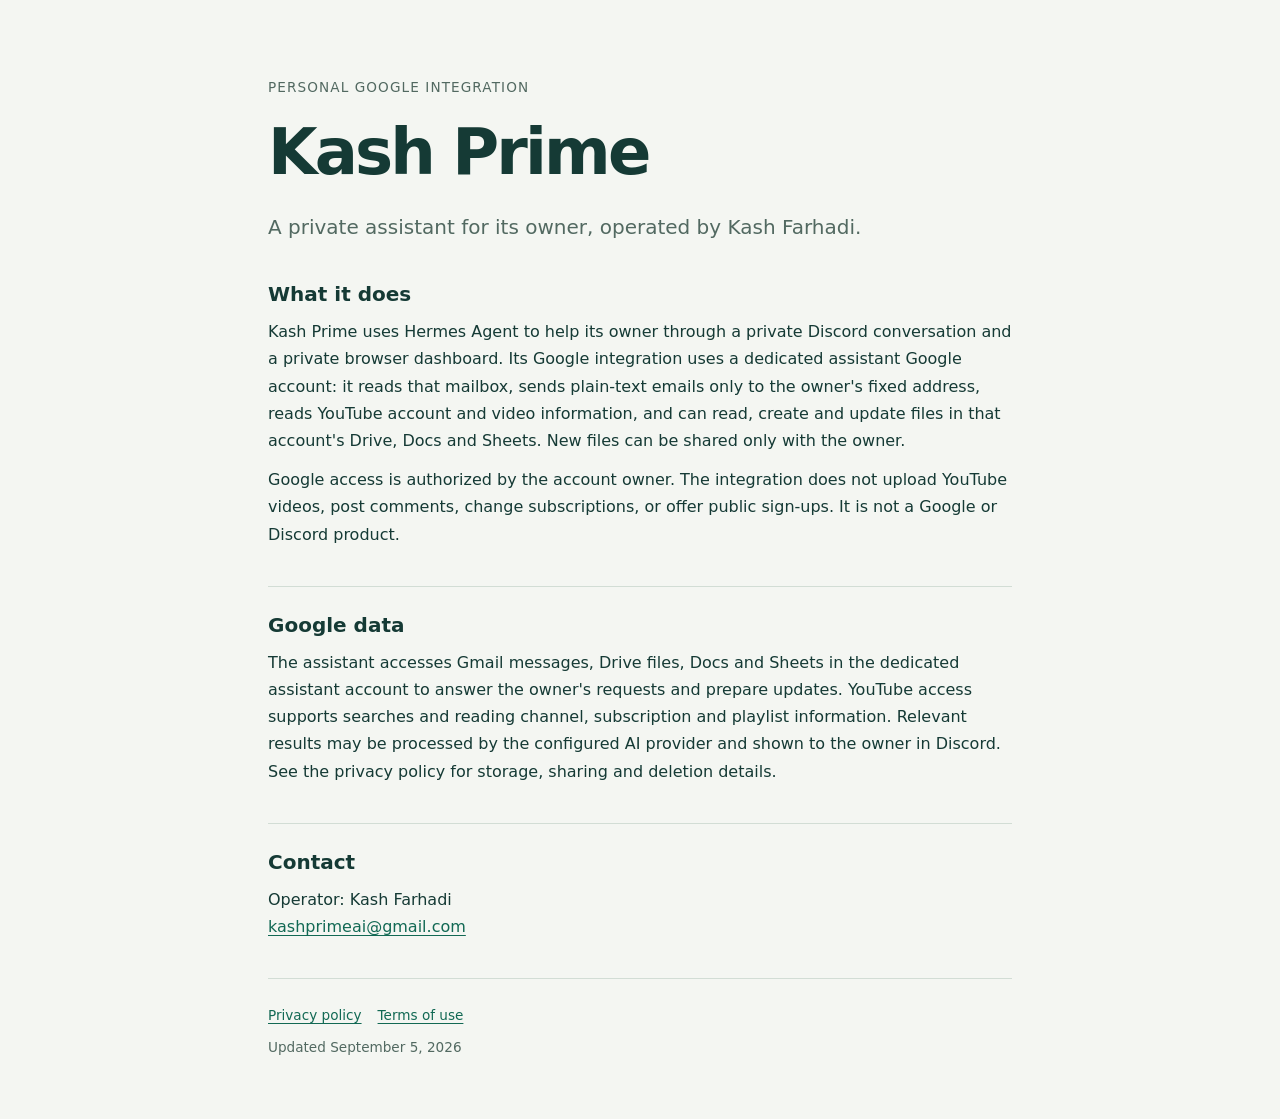
<file: index.html>
<!doctype html>
<html lang="en"><head><meta name="google-site-verification" content="f5UJbDK33wIDkh_-L3ox3m5v2erlwWOUE9wAzXNJI8I" /><meta charset="utf-8"><meta name="viewport" content="width=device-width,initial-scale=1"><link rel="icon" href="data:,">
<title>Kash Prime — Private personal assistant</title><link rel="stylesheet" href="style.css"></head><body><main><p class="eyebrow">Personal Google integration</p><h1>Kash Prime</h1><p class="lead">A private assistant for its owner, operated by Kash Farhadi.</p><section><h2>What it does</h2><p>Kash Prime uses Hermes Agent to help its owner through a private Discord conversation and a private browser dashboard. Its Google integration uses a dedicated assistant Google account: it reads that mailbox, sends plain-text emails only to the owner's fixed address, reads YouTube account and video information, and can read, create and update files in that account's Drive, Docs and Sheets. New files can be shared only with the owner.</p><p>Google access is authorized by the account owner. The integration does not upload YouTube videos, post comments, change subscriptions, or offer public sign-ups. It is not a Google or Discord product.</p></section><section><h2>Google data</h2><p>The assistant accesses Gmail messages, Drive files, Docs and Sheets in the dedicated assistant account to answer the owner's requests and prepare updates. YouTube access supports searches and reading channel, subscription and playlist information. Relevant results may be processed by the configured AI provider and shown to the owner in Discord. See the privacy policy for storage, sharing and deletion details.</p></section><section><h2>Contact</h2><p>Operator: Kash Farhadi<br><a href="mailto:kashprimeai@gmail.com">kashprimeai@gmail.com</a></p></section><footer><a href="privacy.html">Privacy policy</a><a href="terms.html">Terms of use</a><span>Updated September 5, 2026</span></footer></main></body></html>
</file>
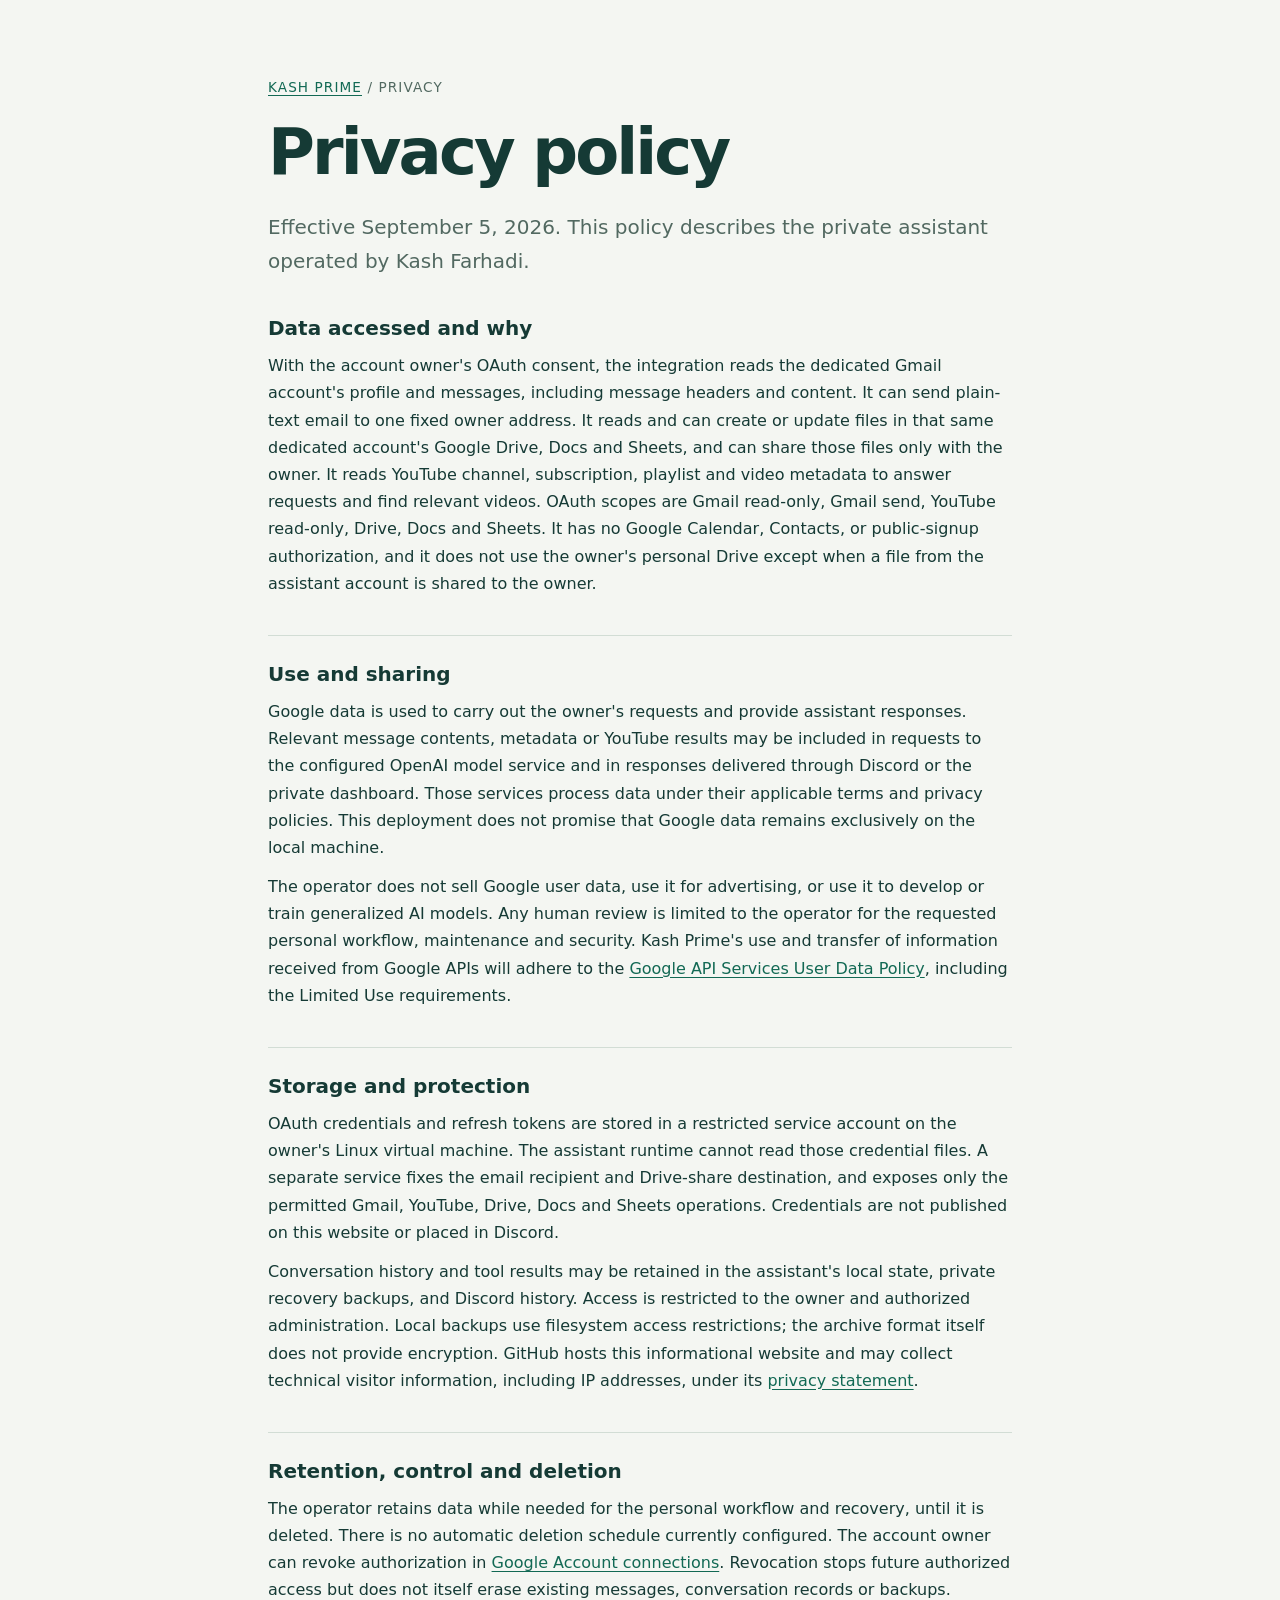
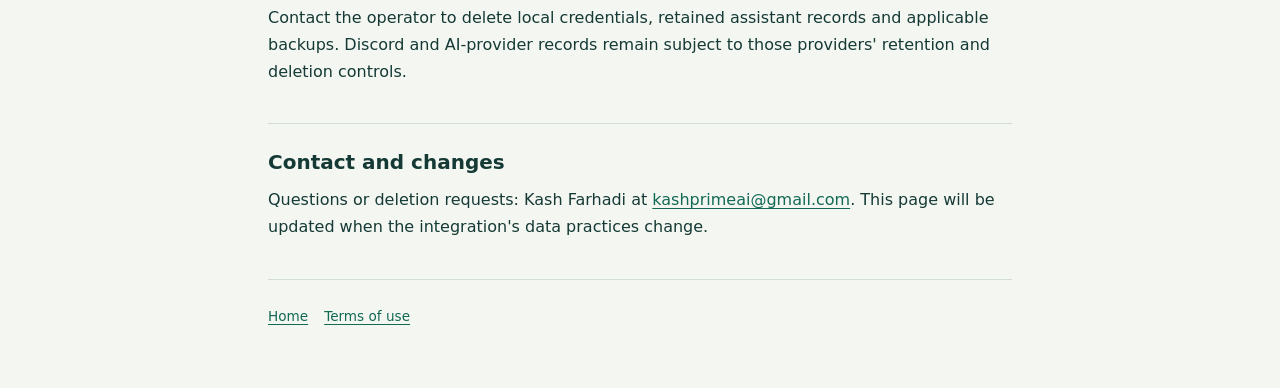
<file: privacy.html>
<!doctype html>
<html lang="en"><head><meta charset="utf-8"><meta name="viewport" content="width=device-width,initial-scale=1"><link rel="icon" href="data:,">
<title>Privacy policy — Kash Prime</title><link rel="stylesheet" href="style.css"></head><body><main><p class="eyebrow"><a href="index.html">Kash Prime</a> / Privacy</p><h1>Privacy policy</h1><p class="lead">Effective September 5, 2026. This policy describes the private assistant operated by Kash Farhadi.</p><section><h2>Data accessed and why</h2><p>With the account owner's OAuth consent, the integration reads the dedicated Gmail account's profile and messages, including message headers and content. It can send plain-text email to one fixed owner address. It reads and can create or update files in that same dedicated account's Google Drive, Docs and Sheets, and can share those files only with the owner. It reads YouTube channel, subscription, playlist and video metadata to answer requests and find relevant videos. OAuth scopes are Gmail read-only, Gmail send, YouTube read-only, Drive, Docs and Sheets. It has no Google Calendar, Contacts, or public-signup authorization, and it does not use the owner's personal Drive except when a file from the assistant account is shared to the owner.</p></section><section><h2>Use and sharing</h2><p>Google data is used to carry out the owner's requests and provide assistant responses. Relevant message contents, metadata or YouTube results may be included in requests to the configured OpenAI model service and in responses delivered through Discord or the private dashboard. Those services process data under their applicable terms and privacy policies. This deployment does not promise that Google data remains exclusively on the local machine.</p><p>The operator does not sell Google user data, use it for advertising, or use it to develop or train generalized AI models. Any human review is limited to the operator for the requested personal workflow, maintenance and security. Kash Prime's use and transfer of information received from Google APIs will adhere to the <a href="https://developers.google.com/terms/api-services-user-data-policy">Google API Services User Data Policy</a>, including the Limited Use requirements.</p></section><section><h2>Storage and protection</h2><p>OAuth credentials and refresh tokens are stored in a restricted service account on the owner's Linux virtual machine. The assistant runtime cannot read those credential files. A separate service fixes the email recipient and Drive-share destination, and exposes only the permitted Gmail, YouTube, Drive, Docs and Sheets operations. Credentials are not published on this website or placed in Discord.</p><p>Conversation history and tool results may be retained in the assistant's local state, private recovery backups, and Discord history. Access is restricted to the owner and authorized administration. Local backups use filesystem access restrictions; the archive format itself does not provide encryption. GitHub hosts this informational website and may collect technical visitor information, including IP addresses, under its <a href="https://docs.github.com/en/site-policy/privacy-policies/github-general-privacy-statement">privacy statement</a>.</p></section><section><h2>Retention, control and deletion</h2><p>The operator retains data while needed for the personal workflow and recovery, until it is deleted. There is no automatic deletion schedule currently configured. The account owner can revoke authorization in <a href="https://myaccount.google.com/permissions">Google Account connections</a>. Revocation stops future authorized access but does not itself erase existing messages, conversation records or backups. Contact the operator to delete local credentials, retained assistant records and applicable backups. Discord and AI-provider records remain subject to those providers' retention and deletion controls.</p></section><section><h2>Contact and changes</h2><p>Questions or deletion requests: Kash Farhadi at <a href="mailto:kashprimeai@gmail.com">kashprimeai@gmail.com</a>. This page will be updated when the integration's data practices change.</p></section><footer><a href="index.html">Home</a><a href="terms.html">Terms of use</a></footer></main></body></html>
</file>
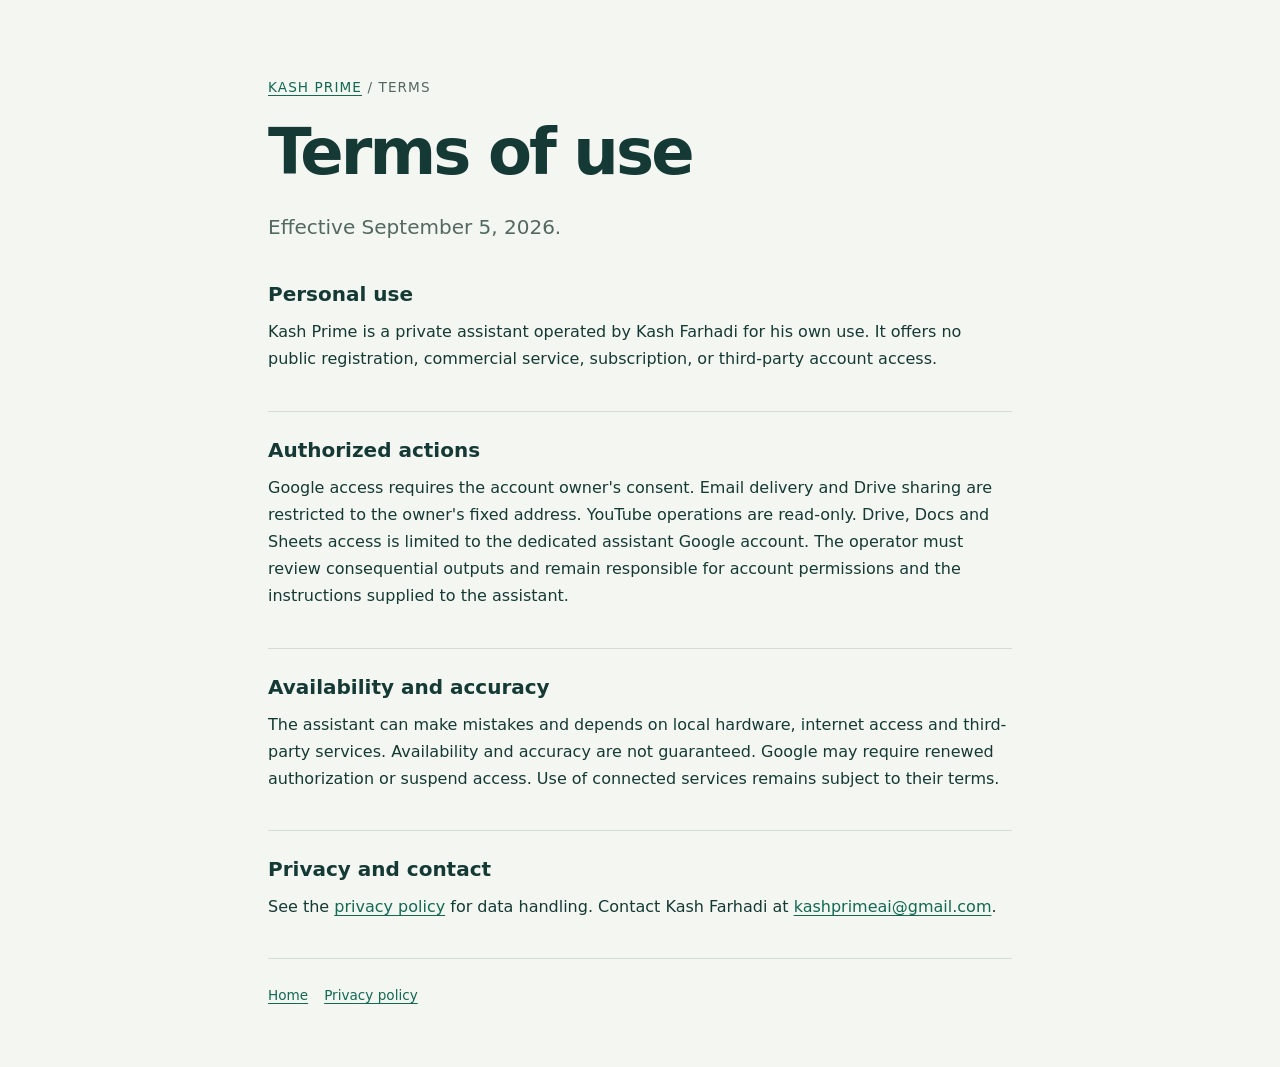
<file: terms.html>
<!doctype html>
<html lang="en"><head><meta charset="utf-8"><meta name="viewport" content="width=device-width,initial-scale=1"><link rel="icon" href="data:,">
<title>Terms of use — Kash Prime</title><link rel="stylesheet" href="style.css"></head><body><main><p class="eyebrow"><a href="index.html">Kash Prime</a> / Terms</p><h1>Terms of use</h1><p class="lead">Effective September 5, 2026.</p><section><h2>Personal use</h2><p>Kash Prime is a private assistant operated by Kash Farhadi for his own use. It offers no public registration, commercial service, subscription, or third-party account access.</p></section><section><h2>Authorized actions</h2><p>Google access requires the account owner's consent. Email delivery and Drive sharing are restricted to the owner's fixed address. YouTube operations are read-only. Drive, Docs and Sheets access is limited to the dedicated assistant Google account. The operator must review consequential outputs and remain responsible for account permissions and the instructions supplied to the assistant.</p></section><section><h2>Availability and accuracy</h2><p>The assistant can make mistakes and depends on local hardware, internet access and third-party services. Availability and accuracy are not guaranteed. Google may require renewed authorization or suspend access. Use of connected services remains subject to their terms.</p></section><section><h2>Privacy and contact</h2><p>See the <a href="privacy.html">privacy policy</a> for data handling. Contact Kash Farhadi at <a href="mailto:kashprimeai@gmail.com">kashprimeai@gmail.com</a>.</p></section><footer><a href="index.html">Home</a><a href="privacy.html">Privacy policy</a></footer></main></body></html>
</file>
<file: style.css>
:root{color-scheme:light;font-family:system-ui,-apple-system,BlinkMacSystemFont,"Segoe UI",sans-serif;color:#153a35;background:#f4f6f2}*{box-sizing:border-box}body{margin:0}main{max-width:800px;margin:0 auto;padding:64px 28px}h1{font-size:clamp(2.5rem,6vw,4rem);line-height:1.05;letter-spacing:-.045em;margin:20px 0 24px}h2{font-size:1.25rem;margin:0 0 12px}p{line-height:1.7;margin:12px 0}.eyebrow{font-size:.85rem;letter-spacing:.08em;text-transform:uppercase;color:#526961}.lead{font-size:1.25rem;color:#526961}section{padding:26px 0;border-bottom:1px solid #d2ddd5}a{color:#126954;text-underline-offset:3px}a:focus-visible{outline:3px solid #be7723;outline-offset:4px}footer{display:flex;flex-wrap:wrap;gap:16px;padding-top:28px;font-size:.85rem;color:#526961}footer span{flex-basis:100%}@media(max-width:480px){main{padding:32px 20px}}
</file>
